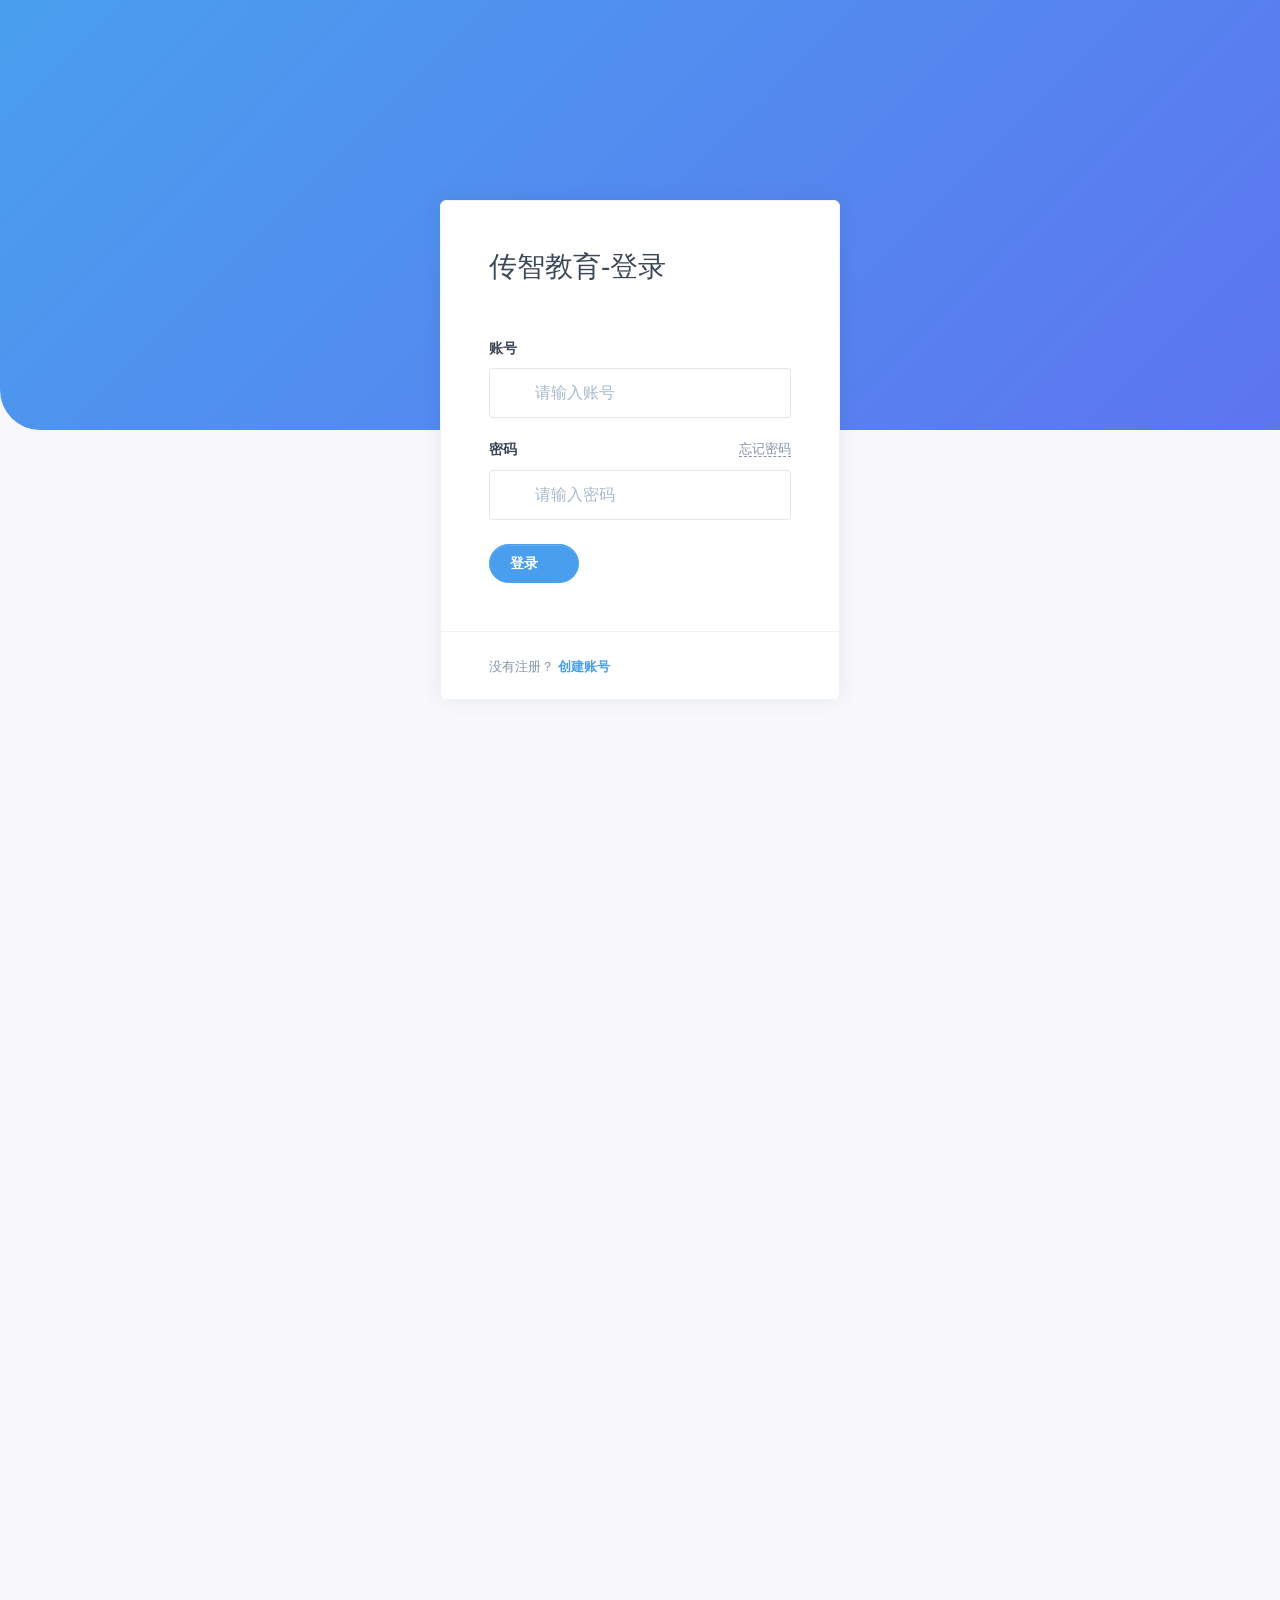
<file: index.html>
<!DOCTYPE html>
<html lang="zh-CN">

<head>
  <meta charset="UTF-8" />
  <meta http-equiv="X-UA-Compatible" content="IE=edge" />
  <meta name="viewport" content="width=device-width, initial-scale=1.0" />
  <title>首页</title>
  <link rel="stylesheet" href="./bootstrap/bootstrap.min.css" />
  <link rel="stylesheet" href="./bootstrap/bootstrap-icons.css" />
  <link rel="stylesheet" href="./css/common.css" />
  <link rel="stylesheet" href="./css/index.css" />
</head>

<body class="application application-offset sidenav-pinned ready">
  <div class="container-fluid container-application">
    <div class="sidenav show" id="sidenav-main">
      <!-- Sidenav header -->
      <div class="sidenav-header d-flex align-items-center">
        <a class="navbar-brand" href="./index.html">
          <span class="logo">·ITCAST·</span>
        </a>
      </div>
      <!-- User mini profile -->
      <div class="sidenav-user d-flex flex-column align-items-center justify-content-between text-center">
        <!-- Avatar -->
        <div>
          <a href="#" class="avatar rounded-circle avatar-xl">
            <img alt="Image placeholder" src="./imgs/avatar.png" class="" />
          </a>
          <div class="mt-5">
            <h5 class="mb-0 text-white">黑马前端</h5>
            <span class="d-block text-sm text-white opacity-8 mb-3">黑马就业数据平台</span>
            <a href="javascript:;" class="btn btn-sm btn-white btn-icon rounded-pill shadow hover-translate-y-n3">
              <span class="btn-inner--text">学前端来黑马</span>
            </a>
          </div>
        </div>
      </div>
      <!-- Application nav -->
      <div class="nav-application clearfix">
        <a href="./index.html" class="btn btn-square text-sm active">
          <span class="btn-inner--icon d-block"><i class="bi bi-house bi-2x"></i></span>
          <span class="btn-inner--icon d-block pt-2">首页</span>
        </a>
        <a href="./student.html" class="btn btn-square text-sm">
          <span class="btn-inner--icon d-block"><i class="bi bi-people bi-2x"></i></span>
          <span class="btn-inner--icon d-block pt-2">学生</span>
        </a>
        <a href="javascript:;" class="btn btn-square text-sm">
          <span class="btn-inner--icon d-block"><i class="bi bi-columns bi-2x"></i></span>
          <span class="btn-inner--icon d-block pt-2">排版</span>
        </a>
        <a href="javascript:;" class="btn btn-square text-sm">
          <span class="btn-inner--icon d-block"><i class="bi bi-files bi-2x"></i></span>
          <span class="btn-inner--icon d-block pt-2">资料</span>
        </a>
        <a href="javascript:;" class="btn btn-square text-sm">
          <span class="btn-inner--icon d-block"><i class="bi bi-receipt bi-2x"></i></span>
          <span class="btn-inner--icon d-block pt-2">就业</span>
        </a>
        <a href="javascript:;" class="btn btn-square text-sm">
          <span class="btn-inner--icon d-block"><i class="bi bi-gear bi-2x"></i></span>
          <span class="btn-inner--icon d-block pt-2">设置</span>
        </a>
      </div>
      <!-- Misc area -->
      <div class="card bg-gradient-warning">
        <div class="card-body">
          <h5 class="text-white">哈喽, 朋友!</h5>
          <p class="text-white mb-4">为什么不现在开始学习前端，创造一些令人惊叹的东西呢？</p>
          <a href="http://itcast.cn" class="btn btn-sm btn-block btn-white rounded-pill" target="_blank">Get started</a>
        </div>
      </div>
    </div>
    <div class="main-content position-relative">
      <nav class="navbar navbar-main navbar-expand-lg navbar-dark navbar-border" id="navbar-main">
        <div class="container-fluid">
          <!-- Navbar nav -->
          <div class="collapse navbar-collapse navbar-collapse-fade" id="navbar-main-collapse">
            <ul class="navbar-nav align-items-lg-center">
              <!-- Home  -->
              <li class="nav-item">
                <a class="nav-link pl-lg-0" href="./index.html"> 首页 </a>
              </li>
              <li class="nav-item">
                <a class="nav-link pl-lg-0" href="./index.html"> 传智教育 </a>
              </li>
              <li class="nav-item">
                <a class="nav-link pl-lg-0" href="./index.html"> 黑马程序员 </a>
              </li>
              <li class="nav-item">
                <a class="nav-link pl-lg-0" href="./index.html"> 文档 </a>
              </li>
            </ul>
            <!-- Right menu -->
            <ul class="navbar-nav ml-lg-auto align-items-center d-none d-lg-flex">
              <li class="nav-item dropdown dropdown-animate">
                <a class="nav-link pr-lg-0" href="javascript:void(0)" role="button" data-toggle="dropdown" aria-haspopup="true" aria-expanded="false">
                  <div class="media media-pill align-items-center">
                    <span class="avatar rounded-circle">
                      <img alt="Image placeholder" src="./imgs/avatar.png" />
                    </span>
                    <div class="ml-2 d-none d-lg-block">
                      <span class="mb-0 text-sm font-weight-bold username">Admin</span>
                    </div>
                  </div>
                </a>
              </li>
              <li class="nav-item">
                <a class="nav-link pl-lg-0" id="logout" href="javascript:;"> 退出 </a>
              </li>
            </ul>
          </div>
        </div>
      </nav>
      <div class="page-content">
        <!-- Page Title -->
        <div class="page-title">
          <div class="row justify-content-between align-items-center">
            <div class="col-md-6 mb-3 mb-md-0">
              <h5 class="h3 font-weight-400 mb-0 text-white">Dashboard</h5>
              <span class="text-sm text-white opacity-8">黑马前端100期</span>
            </div>
          </div>
        </div>
        <!-- charts -->
        <div class="row">
          <div class="col-xl-3 col-md-6">
            <div class="card card-stats">
              <div class="card-body">
                <div class="row">
                  <div class="col">
                    <h6 class="text-muted mb-1">就业薪资</h6>
                    <span class="h3 font-weight-bold mb-0 salary">15500</span>
                  </div>
                  <div class="col-auto">
                    <i class="bi bi-coin"></i>
                  </div>
                </div>
              </div>
            </div>
          </div>
          <div class="col-xl-3 col-md-6">
            <div class="card card-stats">
              <div class="card-body">
                <div class="row">
                  <div class="col">
                    <h6 class="text-muted mb-1">班级人数</h6>
                    <span class="h3 font-weight-bold mb-0 student_count">80</span>
                  </div>
                  <div class="col-auto">
                    <i class="bi bi-people"></i>
                  </div>
                </div>
              </div>
            </div>
          </div>
          <div class="col-xl-3 col-md-6">
            <div class="card card-stats">
              <div class="card-body">
                <div class="row">
                  <div class="col">
                    <h6 class="text-muted mb-1">平均年龄</h6>
                    <span class="h3 font-weight-bold mb-0 age">24.40</span>
                  </div>
                  <div class="col-auto">
                    <i class="bi bi-calendar2-week"></i>
                  </div>
                </div>
              </div>
            </div>
          </div>
          <div class="col-xl-3 col-md-6">
            <div class="card card-stats">
              <!-- Card body -->
              <div class="card-body">
                <div class="row">
                  <div class="col">
                    <h6 class="text-muted mb-1">小组个数</h6>
                    <span class="h3 font-weight-bold mb-0 group_count">8</span>
                  </div>
                  <div class="col-auto">
                    <i class="bi bi-collection"></i>
                  </div>
                </div>
              </div>
            </div>
          </div>
        </div>
        <div class="row">
          <div class="col col-xl-8">
            <div class="card" id="line" style="height: 400px"></div>
          </div>
          <div class="col col-xl-4">
            <div class="card" id="salary" style="height: 400px"></div>
          </div>
          <div class="col col-xl-12">
            <div class="card" style="height: 400px">
              <div class="card-header">
                <div class="d-flex justify-content-between align-items-center">
                  <h6 class="mb-0">班级每组薪资</h6>
                  <div id="btns">
                    <button type="button" class="btn btn-xs btn-blue">1</button>
                    <button type="button" class="btn btn-xs">2</button>
                    <button type="button" class="btn btn-xs">3</button>
                    <button type="button" class="btn btn-xs">4</button>
                    <button type="button" class="btn btn-xs">5</button>
                    <button type="button" class="btn btn-xs">6</button>
                    <button type="button" class="btn btn-xs">7</button>
                    <button type="button" class="btn btn-xs">8</button>
                  </div>
                </div>
              </div>
              <div class="card-body p-0" id="lines"></div>
            </div>
          </div>
          <div class="col col-xl-4">
            <div class="card" id="gender" style="height: 500px"></div>
          </div>
          <div class="col col-xl-8">
            <div class="card" id="map" style="height: 500px"></div>
          </div>
        </div>
        <!-- footer -->
        <div class="footer pt-5 pb-4 footer-light" id="footer-main">
          <div class="row text-center text-sm-left align-items-sm-center">
            <div class="col-sm-6">
              <p class="text-sm mb-0">© 2023 <a href="https://itcast.cn" class="h6 text-sm" target="_blank">前端学科</a>. All rights reserved.</p>
            </div>
            <div class="col-sm-6 mb-md-0">
              <ul class="nav justify-content-center justify-content-md-end">
                <li class="nav-item">
                  <a class="nav-link" href="#">Support</a>
                </li>
                <li class="nav-item">
                  <a class="nav-link" href="#">Terms</a>
                </li>
                <li class="nav-item">
                  <a class="nav-link pr-0" href="#">Privacy</a>
                </li>
              </ul>
            </div>
          </div>
        </div>
      </div>
    </div>
  </div>
  <!-- toast -->
  <div class=" toast bg-rgba my-toast" data-bs-delay="1500" aria-live="assertive" aria-atomic="true" role="alert">
    <div class="toast-body">提示消息</div>
  </div>
  <script src="./bootstrap/bootstrap.min.js"></script>
  <script src="./lib/axios.js"></script>
  <script src="./lib/echarts.min.js"></script>
  <script src="./lib/china.js"></script>
  <!-- 公共逻辑 -->
  <script src="./js/common.js"></script>
  <!-- 核心逻辑 -->
  <script src="./js/index.js"></script>
</body>

</html>
</file>
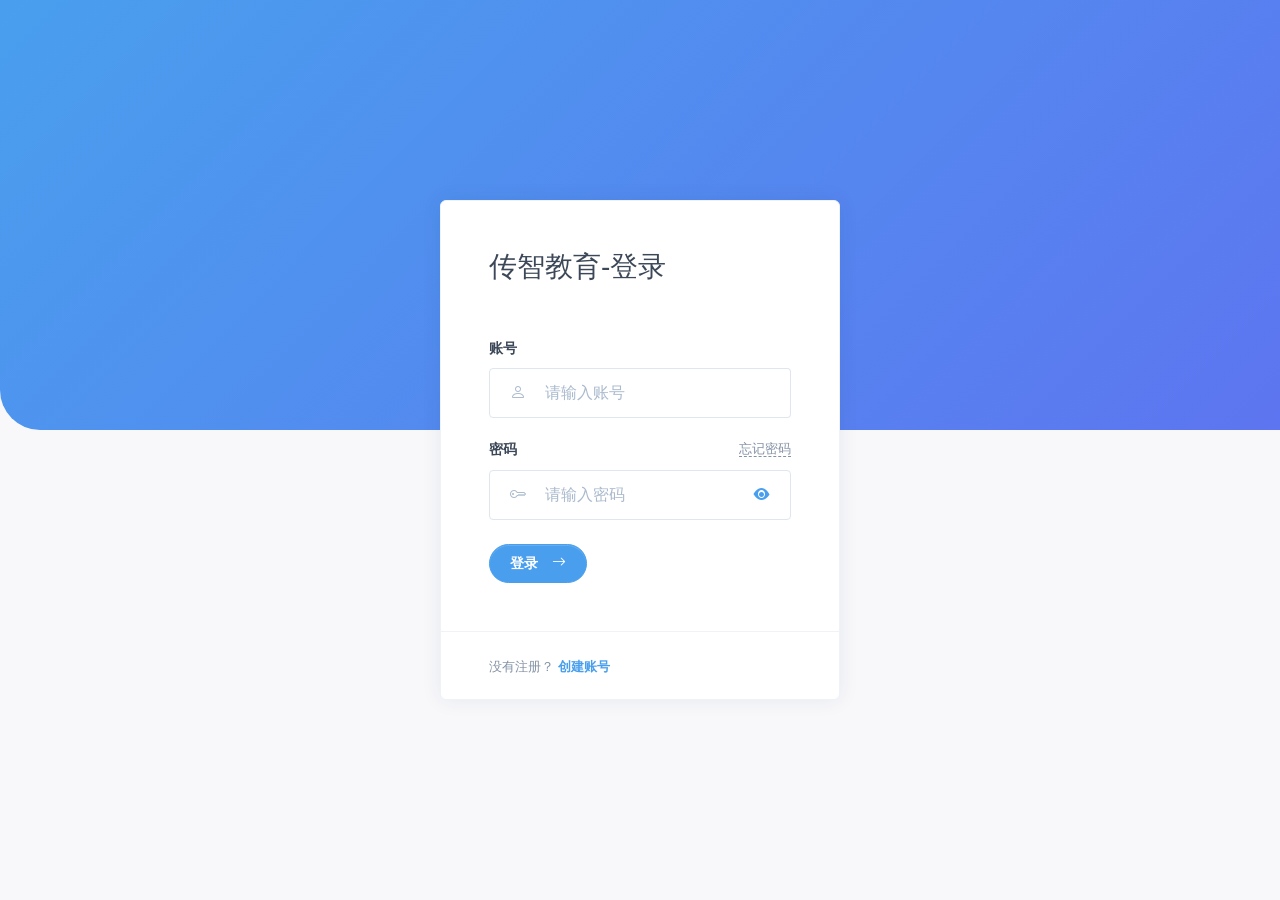
<file: login.html>
<!DOCTYPE html>
<html lang="zh-CN">

<head>
  <meta charset="UTF-8" />
  <meta http-equiv="X-UA-Compatible" content="IE=edge" />
  <meta name="viewport" content="width=device-width, initial-scale=1.0" />
  <title>登录</title>
  <link rel="stylesheet" href="./bootstrap/bootstrap.min.css" />
  <link rel="stylesheet" href="./bootstrap/bootstrap-icons.css" />
  <link rel="stylesheet" href="./css/common.css" />
  <link rel="stylesheet" href="./css/login.css" />
</head>

<body class="application application-offset sidenav-pinned ready">
  <div class="container-fluid container-application">
    <div class="main-content position-relative">
      <!-- Page content -->
      <div class="page-content">
        <div class="min-vh-100 py-5 d-flex align-items-center">
          <div class="w-100">
            <div class="row justify-content-center">
              <div class="col-sm-8 col-lg-4">
                <div class="card shadow zindex-100 mb-0">
                  <div class="card-body px-md-5 py-5">
                    <div class="mb-5">
                      <h6 class="h3">传智教育-登录</h6>
                    </div>
                    <span class="clearfix"></span>
                    <form class="login-form" role="form" autocomplete="off">
                      <div class="form-group">
                        <label class="form-control-label">账号</label>
                        <div class="input-group input-group-merge">
                          <div class="input-group-prepend">
                            <span class="input-group-text"><i class="bi bi-person"></i></span>
                          </div>
                          <input name="username" type="text" class="form-control" id="input-email" placeholder="请输入账号" />
                        </div>
                      </div>
                      <div class="form-group mb-4">
                        <div class="d-flex align-items-center justify-content-between">
                          <div>
                            <label class="form-control-label">密码</label>
                          </div>
                          <div class="mb-2">
                            <a href="javascript:;" class="small text-muted text-underline--dashed border-primary">忘记密码</a>
                          </div>
                        </div>
                        <div class="input-group input-group-merge">
                          <div class="input-group-prepend">
                            <span class="input-group-text"><i class="bi bi-key"></i></span>
                          </div>
                          <input name="password" type="password" class="form-control" id="input-password" placeholder="请输入密码" />
                          <div class="input-group-append">
                            <span class="input-group-text">
                              <a href="javascript:;" data-toggle="password-text" data-target="#input-password">
                                <i class="bi bi-eye-fill text-blue"></i>
                              </a>
                            </span>
                          </div>
                        </div>
                      </div>
                      <div class="mt-4">
                        <button id="btn-login" type="button" class="btn btn-sm btn-info btn-icon btn-blue rounded-pill">
                          <span class="btn-inner--text">登录</span>
                          <span class="btn-inner--icon"><i class="bi bi-arrow-right"></i></span>
                        </button>
                      </div>
                    </form>
                  </div>
                  <div class="card-footer px-md-5"><small>没有注册？</small> <a href="./register.html" class="small font-weight-bold text-blue">创建账号</a></div>
                </div>
              </div>
            </div>
          </div>
        </div>
      </div>
    </div>
  </div>
  <!-- toast -->
  <div class=" toast bg-rgba my-toast" data-bs-delay="1500" aria-live="assertive" aria-atomic="true" role="alert">
    <div class="toast-body">提示消息</div>
  </div>
  <script src="./bootstrap/bootstrap.min.js"></script>
  <script src="./lib/form-serialize.js"></script>
  <script src="./lib/axios.js"></script>
  <!-- 公共逻辑 -->
  <script src="./js/common.js"></script>
  <!-- 核心逻辑 -->
  <script src="./js/login.js"></script>
</body>

</html>
</file>
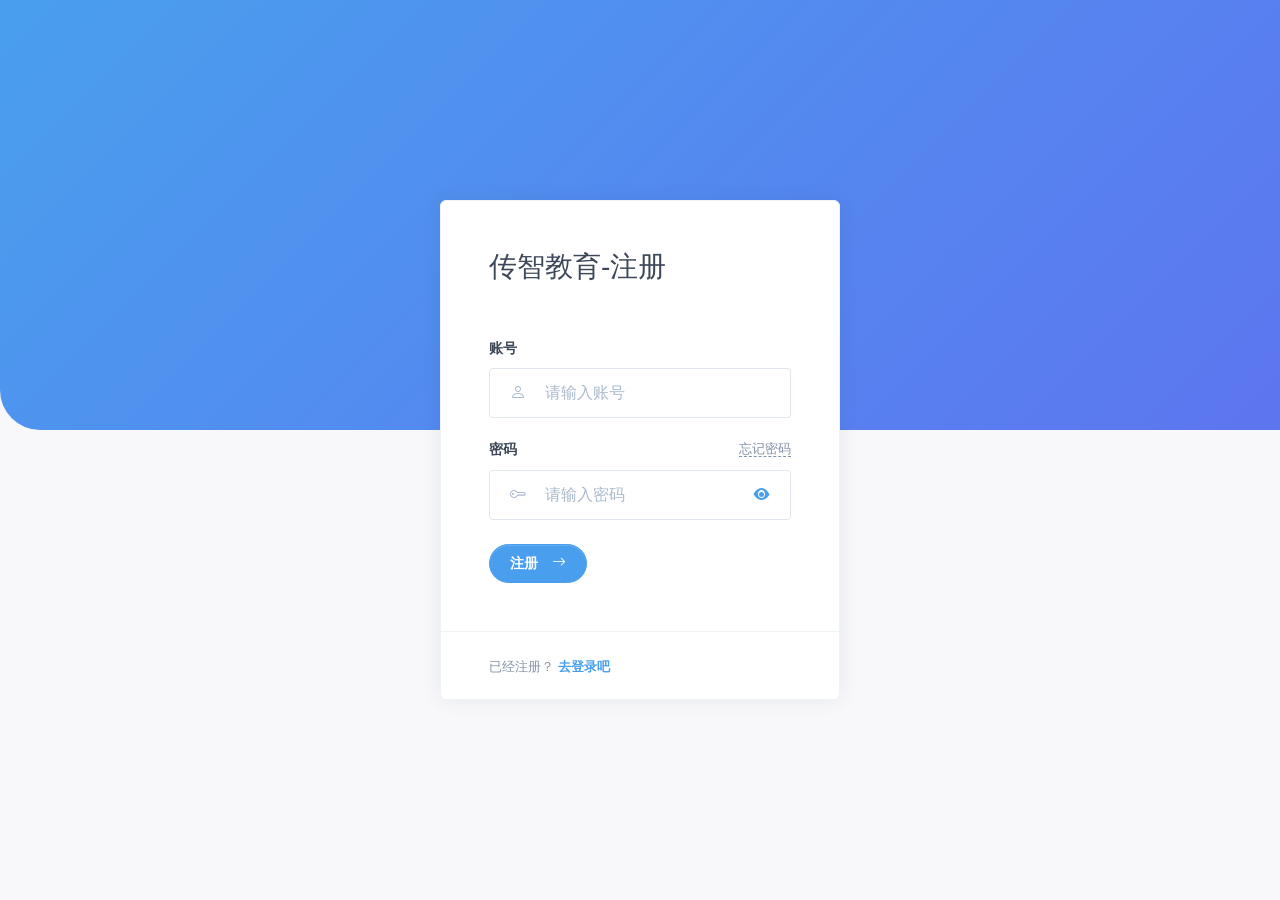
<file: register.html>
<!DOCTYPE html>
<html lang="zh-CN">

<head>
  <meta charset="UTF-8" />
  <meta http-equiv="X-UA-Compatible" content="IE=edge" />
  <meta name="viewport" content="width=device-width, initial-scale=1.0" />
  <title>登录</title>
  <link rel="stylesheet" href="./bootstrap/bootstrap.min.css" />
  <link rel="stylesheet" href="./bootstrap/bootstrap-icons.css" />
  <link rel="stylesheet" href="./css/common.css" />
  <link rel="stylesheet" href="./css/login.css" />
</head>

<body class="application application-offset sidenav-pinned ready">
  <div class="container-fluid container-application">
    <div class="main-content position-relative">
      <!-- Page content -->
      <div class="page-content">
        <div class="min-vh-100 py-5 d-flex align-items-center">
          <div class="w-100">
            <div class="row justify-content-center">
              <div class="col-sm-8 col-lg-4">
                <div class="card shadow zindex-100 mb-0">
                  <div class="card-body px-md-5 py-5">
                    <div class="mb-5">
                      <h6 class="h3">传智教育-注册</h6>
                    </div>
                    <span class="clearfix"></span>
                    <form class="register-form" role="form" autocomplete="off">
                      <div class="form-group">
                        <label class="form-control-label">账号</label>
                        <div class="input-group input-group-merge">
                          <div class="input-group-prepend">
                            <span class="input-group-text"><i class="bi bi-person"></i></span>
                          </div>
                          <input name="username" type="text" class="form-control" id="input-email" placeholder="请输入账号" />
                        </div>
                      </div>
                      <div class="form-group mb-4">
                        <div class="d-flex align-items-center justify-content-between">
                          <div>
                            <label class="form-control-label">密码</label>
                          </div>
                          <div class="mb-2">
                            <a href="javascript:;" class="small text-muted text-underline--dashed border-primary">忘记密码</a>
                          </div>
                        </div>
                        <div class="input-group input-group-merge">
                          <div class="input-group-prepend">
                            <span class="input-group-text"><i class="bi bi-key"></i></span>
                          </div>
                          <input name="password" type="password" class="form-control" id="input-password" placeholder="请输入密码" />
                          <div class="input-group-append">
                            <span class="input-group-text">
                              <a href="javascript:;" data-toggle="password-text" data-target="#input-password">
                                <i class="bi bi-eye-fill text-blue"></i>
                              </a>
                            </span>
                          </div>
                        </div>
                      </div>
                      <div class="mt-4">
                        <button id="btn-register" type="button" class="btn btn-sm btn-info btn-icon btn-blue rounded-pill ">
                          <span class="btn-inner--text">注册</span>
                          <span class="btn-inner--icon"><i class="bi bi-arrow-right"></i></span>
                        </button>
                      </div>
                    </form>
                  </div>
                  <div class="card-footer px-md-5">
                    <small>已经注册？</small> <a href="./login.html" class="small font-weight-bold text-blue">去登录吧</a>
                  </div>
                </div>
              </div>
            </div>
          </div>
        </div>
      </div>
    </div>
  </div>
  <!-- toast -->
  <div class=" toast bg-rgba my-toast" data-bs-delay="1500" aria-live="assertive" aria-atomic="true" role="alert">
    <div class="toast-body">提示消息</div>
  </div>
  <script src="./bootstrap/bootstrap.min.js"></script>
  <script src="./lib/form-serialize.js"></script>
  <script src="./lib/axios.js"></script>
  <!-- 公共逻辑 -->
  <script src="./js/common.js"></script>
  <!-- 核心逻辑 -->
  <script src="./js/register.js"></script>
  <script>
    axios({
      url: '/login',
      method: 'POST',
      data: {
        username: 'kakaxi123',
        password: '123456'
      }
    }).then(res => {
      console.log(res)
    }
    )
  </script>
</body>
 
</html>
</file>
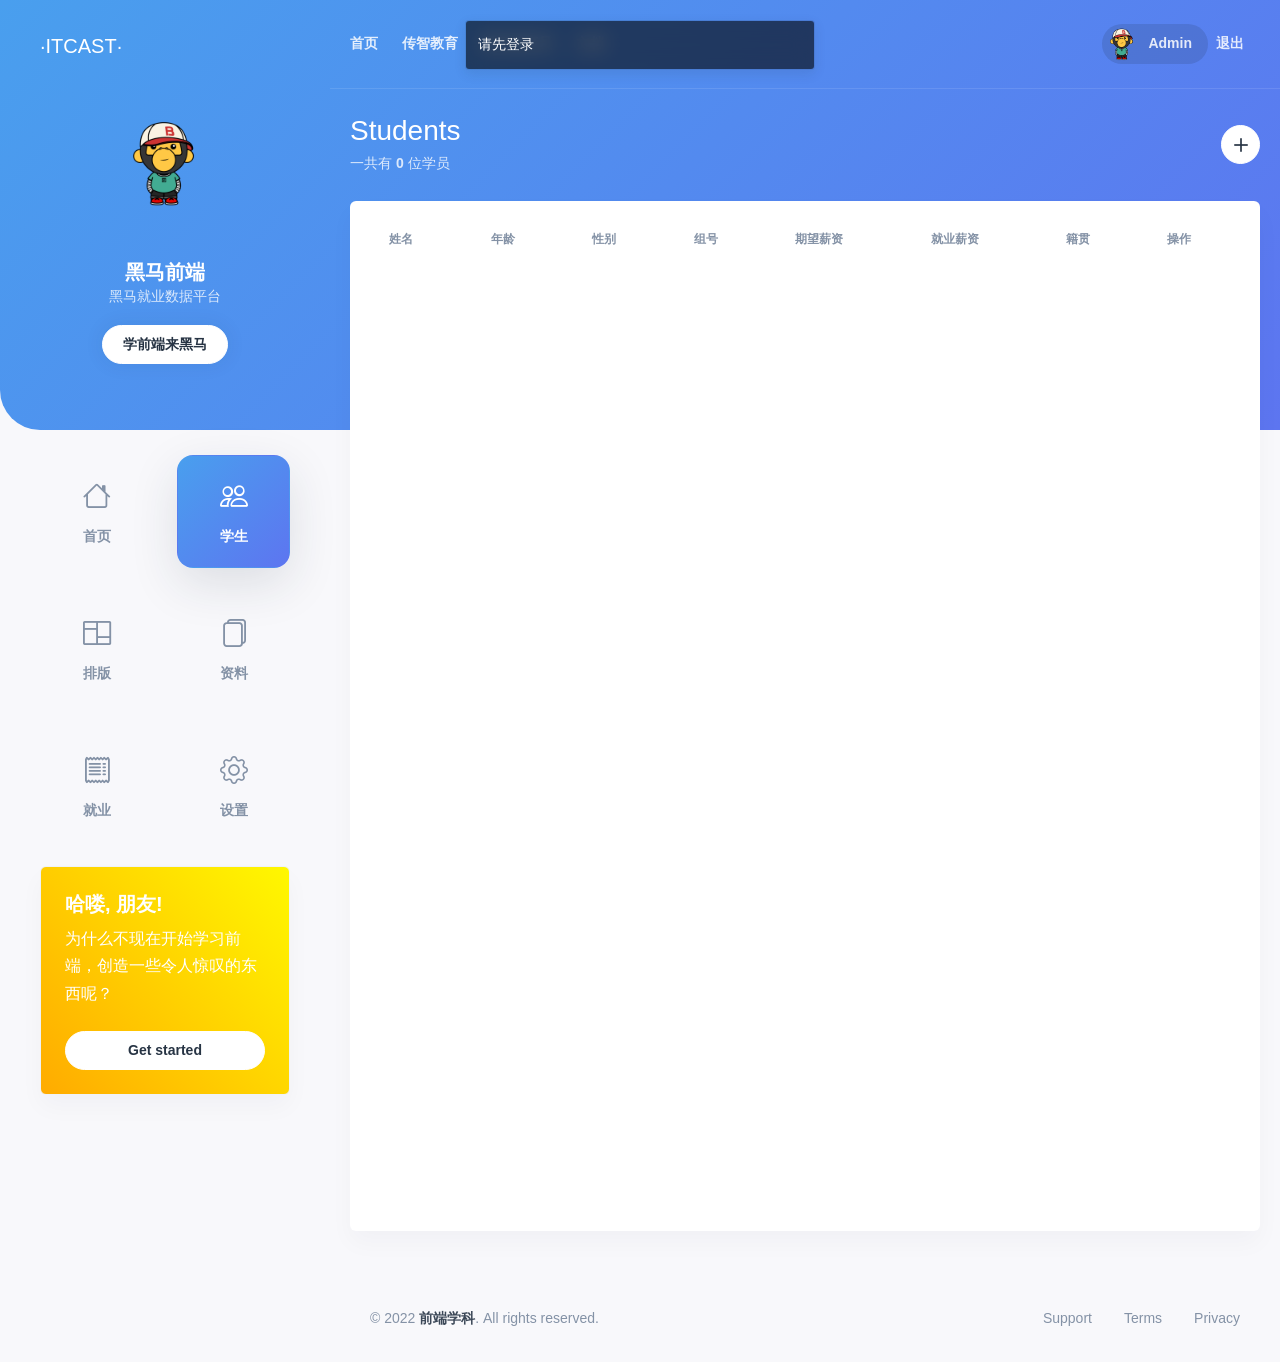
<file: student.html>
<!DOCTYPE html>
<html lang="zh-CN">

<head>
  <meta charset="UTF-8" />
  <meta http-equiv="X-UA-Compatible" content="IE=edge" />
  <meta name="viewport" content="width=device-width, initial-scale=1.0" />
  <title>学生</title>
  <link rel="stylesheet" href="./bootstrap/bootstrap.min.css" />
  <link rel="stylesheet" href="./bootstrap/bootstrap-icons.css" />
  <link rel="stylesheet" href="./css/common.css" />
  <link rel="stylesheet" href="./css/student.css" />
</head>

<body class="application application-offset sidenav-pinned ready">
  <div class="container-fluid container-application">
    <div class="sidenav show" id="sidenav-main">
      <!-- Sidenav header -->
      <div class="sidenav-header d-flex align-items-center">
        <a class="navbar-brand" href="./index.html">
          <span class="logo">·ITCAST·</span>
        </a>
      </div>
      <!-- User mini profile -->
      <div class="sidenav-user d-flex flex-column align-items-center justify-content-between text-center">
        <!-- Avatar -->
        <div>
          <a href="#" class="avatar rounded-circle avatar-xl">
            <img alt="Image placeholder" src="./imgs/avatar.png" class="" />
          </a>
          <div class="mt-5">
            <h5 class="mb-0 text-white">黑马前端</h5>
            <span class="d-block text-sm text-white opacity-8 mb-3">黑马就业数据平台</span>
            <a href="javascript:;" class="btn btn-sm btn-white btn-icon rounded-pill shadow hover-translate-y-n3">
              <span class="btn-inner--text">学前端来黑马</span>
            </a>
          </div>
        </div>
      </div>
      <!-- Application nav -->
      <div class="nav-application clearfix">
        <a href="./index.html" class="btn btn-square text-sm">
          <span class="btn-inner--icon d-block"><i class="bi bi-house bi-2x"></i></span>
          <span class="btn-inner--icon d-block pt-2">首页</span>
        </a>
        <a href="./student.html" class="btn btn-square text-sm active">
          <span class="btn-inner--icon d-block"><i class="bi bi-people bi-2x"></i></span>
          <span class="btn-inner--icon d-block pt-2">学生</span>
        </a>
        <a href="javascript:;" class="btn btn-square text-sm">
          <span class="btn-inner--icon d-block"><i class="bi bi-columns bi-2x"></i></span>
          <span class="btn-inner--icon d-block pt-2">排版</span>
        </a>
        <a href="javascript:;" class="btn btn-square text-sm">
          <span class="btn-inner--icon d-block"><i class="bi bi-files bi-2x"></i></span>
          <span class="btn-inner--icon d-block pt-2">资料</span>
        </a>
        <a href="javascript:;" class="btn btn-square text-sm">
          <span class="btn-inner--icon d-block"><i class="bi bi-receipt bi-2x"></i></span>
          <span class="btn-inner--icon d-block pt-2">就业</span>
        </a>
        <a href="javascript:;" class="btn btn-square text-sm">
          <span class="btn-inner--icon d-block"><i class="bi bi-gear bi-2x"></i></span>
          <span class="btn-inner--icon d-block pt-2">设置</span>
        </a>
      </div>
      <!-- Misc area -->
      <div class="card bg-gradient-warning">
        <div class="card-body">
          <h5 class="text-white">哈喽, 朋友!</h5>
          <p class="text-white mb-4">为什么不现在开始学习前端，创造一些令人惊叹的东西呢？</p>
          <a href="http://itcast.cn" class="btn btn-sm btn-block btn-white rounded-pill" target="_blank">Get started</a>
        </div>
      </div>
    </div>
    <div class="main-content position-relative">
      <nav class="navbar navbar-main navbar-expand-lg navbar-dark navbar-border" id="navbar-main">
        <div class="container-fluid">
          <!-- Navbar nav -->
          <div class="collapse navbar-collapse navbar-collapse-fade" id="navbar-main-collapse">
            <ul class="navbar-nav align-items-lg-center">
              <!-- Home  -->
              <li class="nav-item">
                <a class="nav-link pl-lg-0" href="./index.html"> 首页 </a>
              </li>
              <li class="nav-item">
                <a class="nav-link pl-lg-0" href="./index.html"> 传智教育 </a>
              </li>
              <li class="nav-item">
                <a class="nav-link pl-lg-0" href="./index.html"> 黑马程序员 </a>
              </li>
              <li class="nav-item">
                <a class="nav-link pl-lg-0" href="./index.html"> 文档 </a>
              </li>
            </ul>
            <!-- Right menu -->
            <ul class="navbar-nav ml-lg-auto align-items-center d-none d-lg-flex">
              <li class="nav-item dropdown dropdown-animate">
                <a class="nav-link pr-lg-0" href="javascript:void(0)" role="button" data-toggle="dropdown" aria-haspopup="true" aria-expanded="false">
                  <div class="media media-pill align-items-center">
                    <span class="avatar rounded-circle">
                      <img alt="Image placeholder" src="./imgs/avatar.png" />
                    </span>
                    <div class="ml-2 d-none d-lg-block">
                      <span class="mb-0 text-sm font-weight-bold username">Admin</span>
                    </div>
                  </div>
                </a>
              </li>
              <li class="nav-item">
                <a class="nav-link pl-lg-0" id="logout" href="javascript:;"> 退出 </a>
              </li>
            </ul>
          </div>
        </div>
      </nav>
      <div class="page-content">
        <div class="page-title mb-3">
          <div class="row justify-content-between align-items-center">
            <div class="col-md-6 mb-3 mb-md-0">
              <h5 class="h3 font-weight-400 mb-0 text-white">Students</h5>
              <span class="text-sm text-white opacity-8">一共有 <b class="total">0</b> 位学员</span>
            </div>
            <div class="col-md-6 d-flex align-items-center justify-content-between justify-content-md-end">
              <a id="openModal" href="javascript:;" class="btn btn-sm btn-white btn-icon-only rounded-circle ml-4">
                <span class="btn-inner--icon"><i class="bi bi-plus bi-2x"></i></span>
              </a>
            </div>
          </div>
        </div>
        <div class="row">
          <div class="col">
            <div class="card card-fluid">
              <div class="table-responsive" style="min-height: 1000px">
                <table class="table align-items-center">
                  <thead>
                    <tr>
                      <th>姓名</th>
                      <th>年龄</th>
                      <th>性别</th>
                      <th>组号</th>
                      <th>期望薪资</th>
                      <th>就业薪资</th>
                      <th>籍贯</th>
                      <th>操作</th>
                    </tr>
                  </thead>
                  <tbody class="list">
                    <!-- <tr>
                      <td>张杰</td>
                      <td>20</td>
                      <td>男</td>
                      <td>第2组</td>
                      <td>10000</td>
                      <td>13000</td>
                      <td>北京北京市东城区</td>
                      <td>
                        <a href="javascript:;" class="text-success mr-3"><i class="bi bi-pen"></i></a>
                        <a href="javascript:;" class="text-danger"><i class="bi bi-trash"></i></a>
                      </td>
                    </tr> -->
                  </tbody>
                </table>
              </div>
            </div>
          </div>
        </div>
        <!-- footer -->
        <div class="footer pt-5 pb-4 footer-light" id="footer-main">
          <div class="row text-center text-sm-left align-items-sm-center">
            <div class="col-sm-6">
              <p class="text-sm mb-0">© 2022 <a href="https://itcast.cn" class="h6 text-sm" target="_blank">前端学科</a>. All rights reserved.</p>
            </div>
            <div class="col-sm-6 mb-md-0">
              <ul class="nav justify-content-center justify-content-md-end">
                <li class="nav-item">
                  <a class="nav-link" href="#">Support</a>
                </li>
                <li class="nav-item">
                  <a class="nav-link" href="#">Terms</a>
                </li>
                <li class="nav-item">
                  <a class="nav-link pr-0" href="#">Privacy</a>
                </li>
              </ul>
            </div>
          </div>
        </div>
      </div>
    </div>
  </div>
  <!-- toast -->
  <div class=" toast bg-rgba my-toast" data-bs-delay="1500" aria-live="assertive" aria-atomic="true" role="alert">
    <div class="toast-body">提示消息</div>
  </div>
  <!-- add Modal -->
  <div class="modal fade" id="modal">
    <div class="modal-dialog modal-lg">
      <div class="modal-content">
        <div class="modal-header">
          <h5 class="modal-title">添加学员</h5>
          <button type="button" class="btn-close" data-bs-dismiss="modal" aria-label="Close"></button>
        </div>
        <div class="modal-body">
          <form id="form" class="g-3 row" autocomplete="off" novalidate>
            <div class="col-sm-6">
              <div class="form-group">
                <label class="input-group-label">姓名：</label>
                <input type="text" name="name" class="form-control" placeholder="请输入姓名" />
              </div>
            </div>
            <div class="col-sm-6">
              <div class="form-group">
                <label class="input-group-label">性别：</label>
                <div class="input">
                  <div class="form-check d-inline-block">
                    <input value="0" checked id="cb01" class="form-check-input" type="radio" name="gender" />
                    <label for="cb01" class="form-check-label">男</label>
                  </div>
                  <div class="form-check d-inline-block">
                    <input value="1" id="cb02" class="form-check-input" type="radio" name="gender" />
                    <label for="cb02" class="form-check-label">女</label>
                  </div>
                </div>
              </div>
            </div>
            <div class="col-sm-6">
              <div class="form-group">
                <label class="input-group-label">年龄：</label>
                <input type="text" name="age" class="form-control" placeholder="请输入年龄" />
              </div>
            </div>
            <div class="col-sm-6">
              <div class="form-group">
                <label class="input-group-label">组号：</label>
                <input type="text" name="group" class="form-control" placeholder="请输入1-8组号" />
              </div>
            </div>
            <div class="col-sm-6">
              <div class="form-group">
                <label class="input-group-label">期望薪资：</label>
                <input type="text" name="hope_salary" class="form-control" placeholder="请输入期望薪资" />
              </div>
            </div>
            <div class="col-sm-6">
              <div class="form-group">
                <label class="input-group-label">就业薪资：</label>
                <input type="text" name="salary" class="form-control" placeholder="请输入就业薪资" />
              </div>
            </div>
            <div class="col-sm-12">
              <div class="form-group">
                <label class="input-group-label">籍贯：</label>
                <div class="input pl-0">
                  <select class="form-select custom-select" name="province">
                    <option value="">--省份--</option>
                  </select>
                  <select class="form-select custom-select" name="city">
                    <option value="">--城市--</option>
                  </select>
                  <select class="form-select custom-select" name="area">
                    <option value="">--地区--</option>
                  </select>
                </div>
              </div>
            </div>
          </form>
        </div>
        <div class="modal-footer">
          <button type="button" class="btn btn-secondary" data-bs-dismiss="modal">取消</button>
          <button type="button" class="btn btn-blue" id="submit">确认</button>
        </div>
      </div>
    </div>
  </div>

  <script src="./bootstrap/bootstrap.min.js"></script>
  <script src="./lib/axios.js"></script>
  <script src="./lib/form-serialize.js"></script>
  <!-- 公共逻辑 -->
  <script src="./js/common.js"></script>
  <!-- 核心逻辑 -->
  <script src="./js/student.js"></script>
  <script>

  </script>
</body>

</html>
</file>
